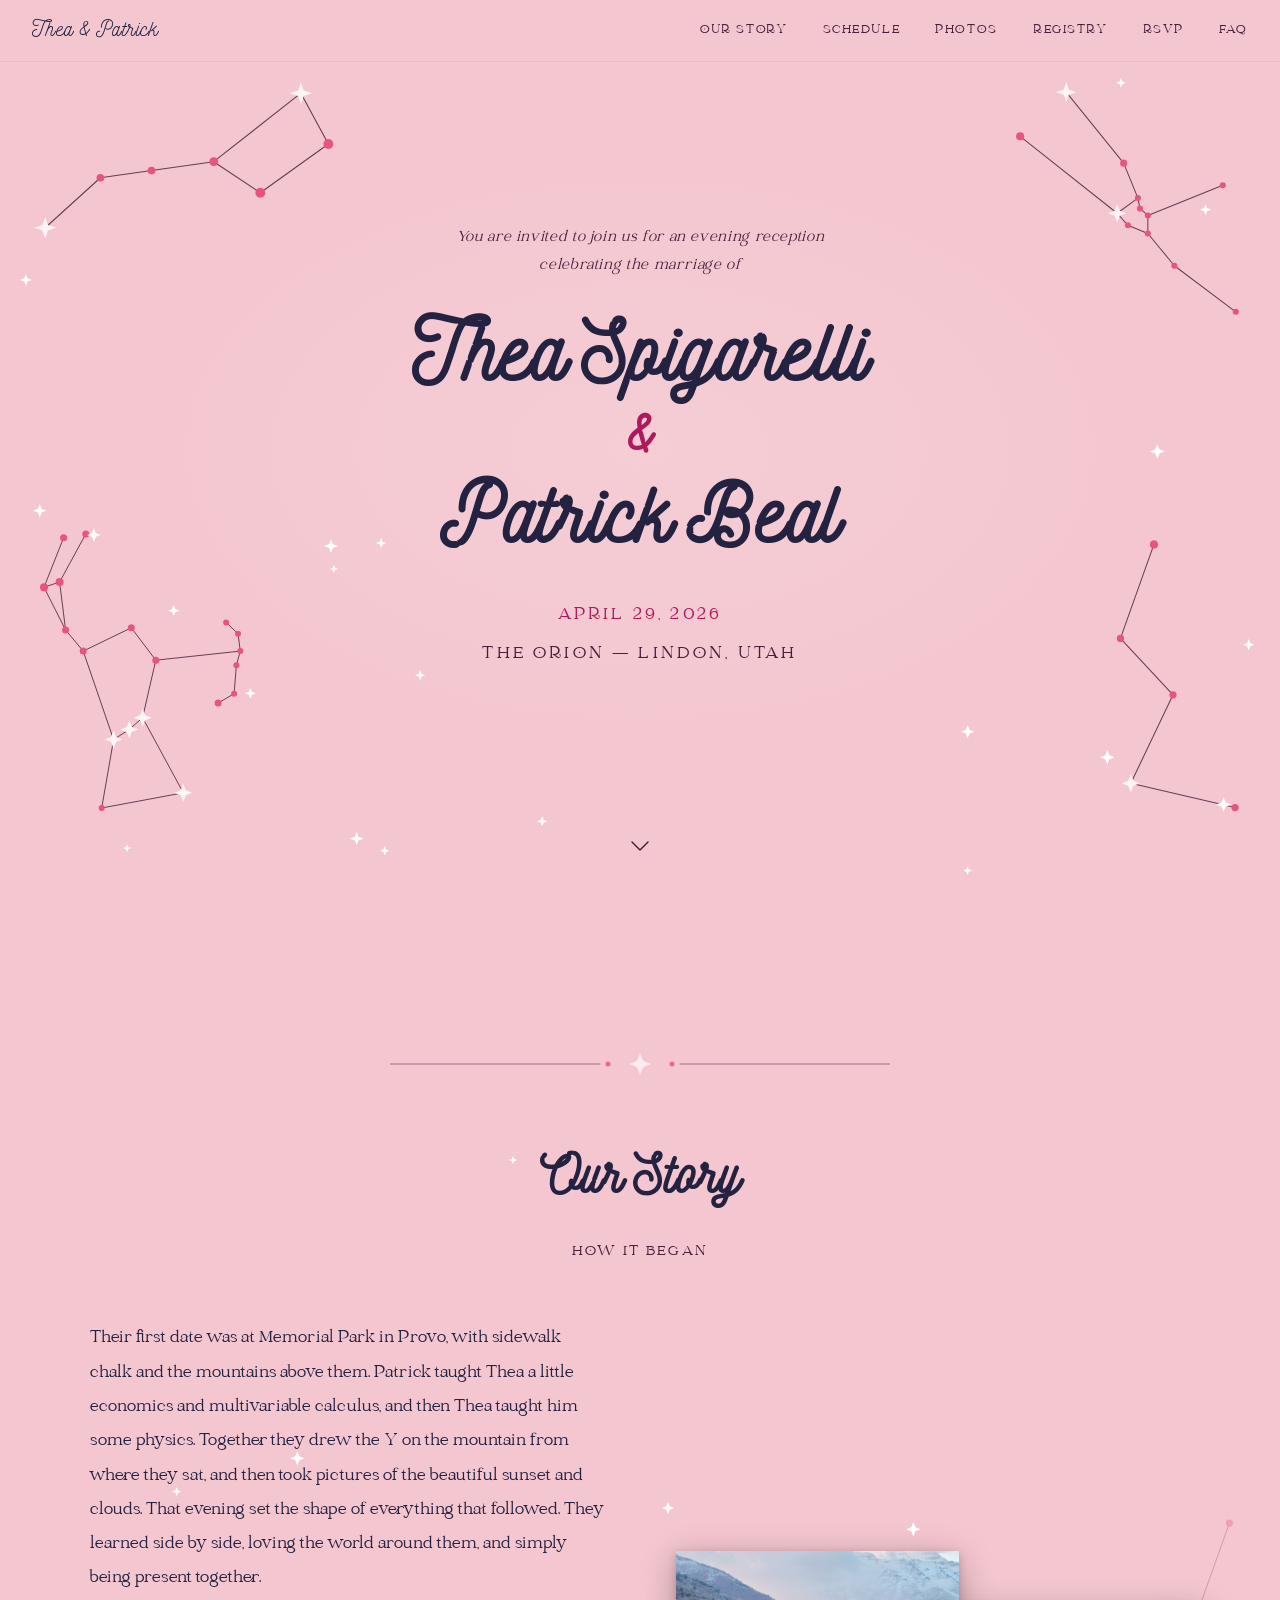
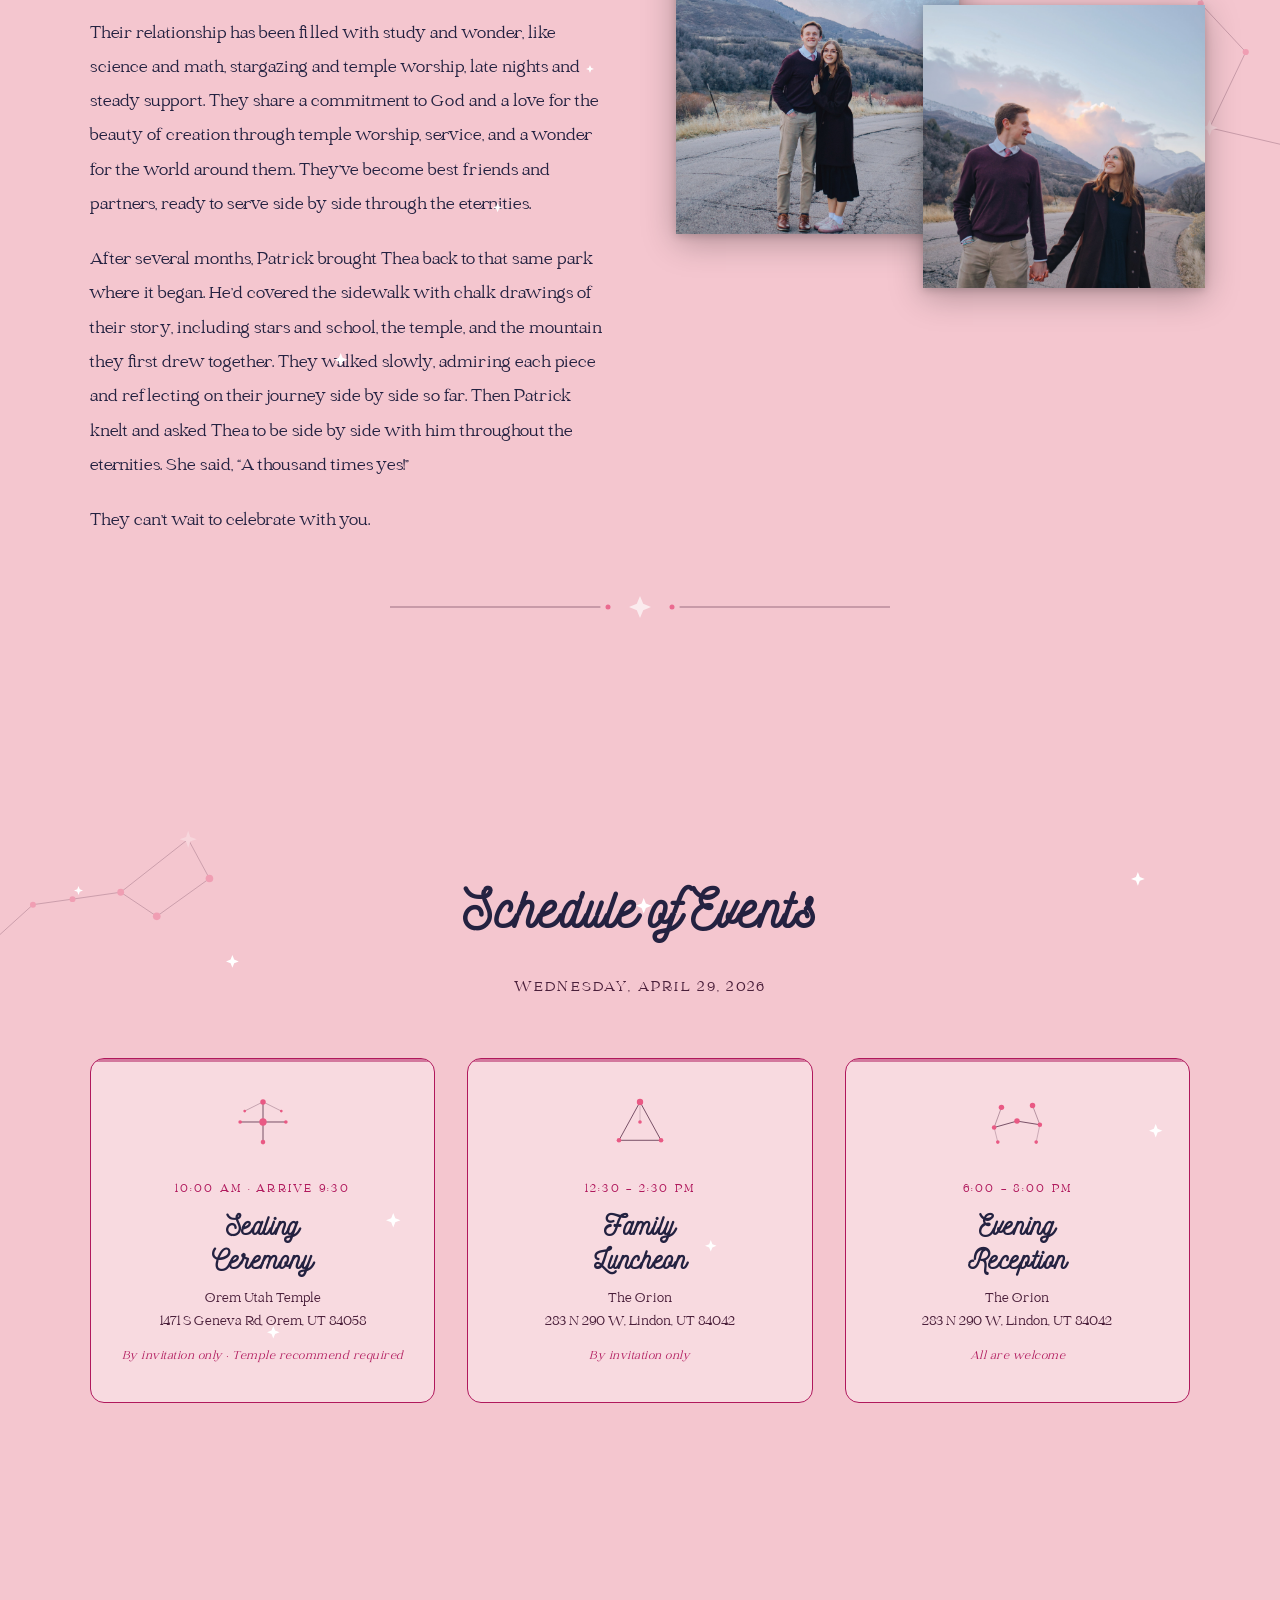
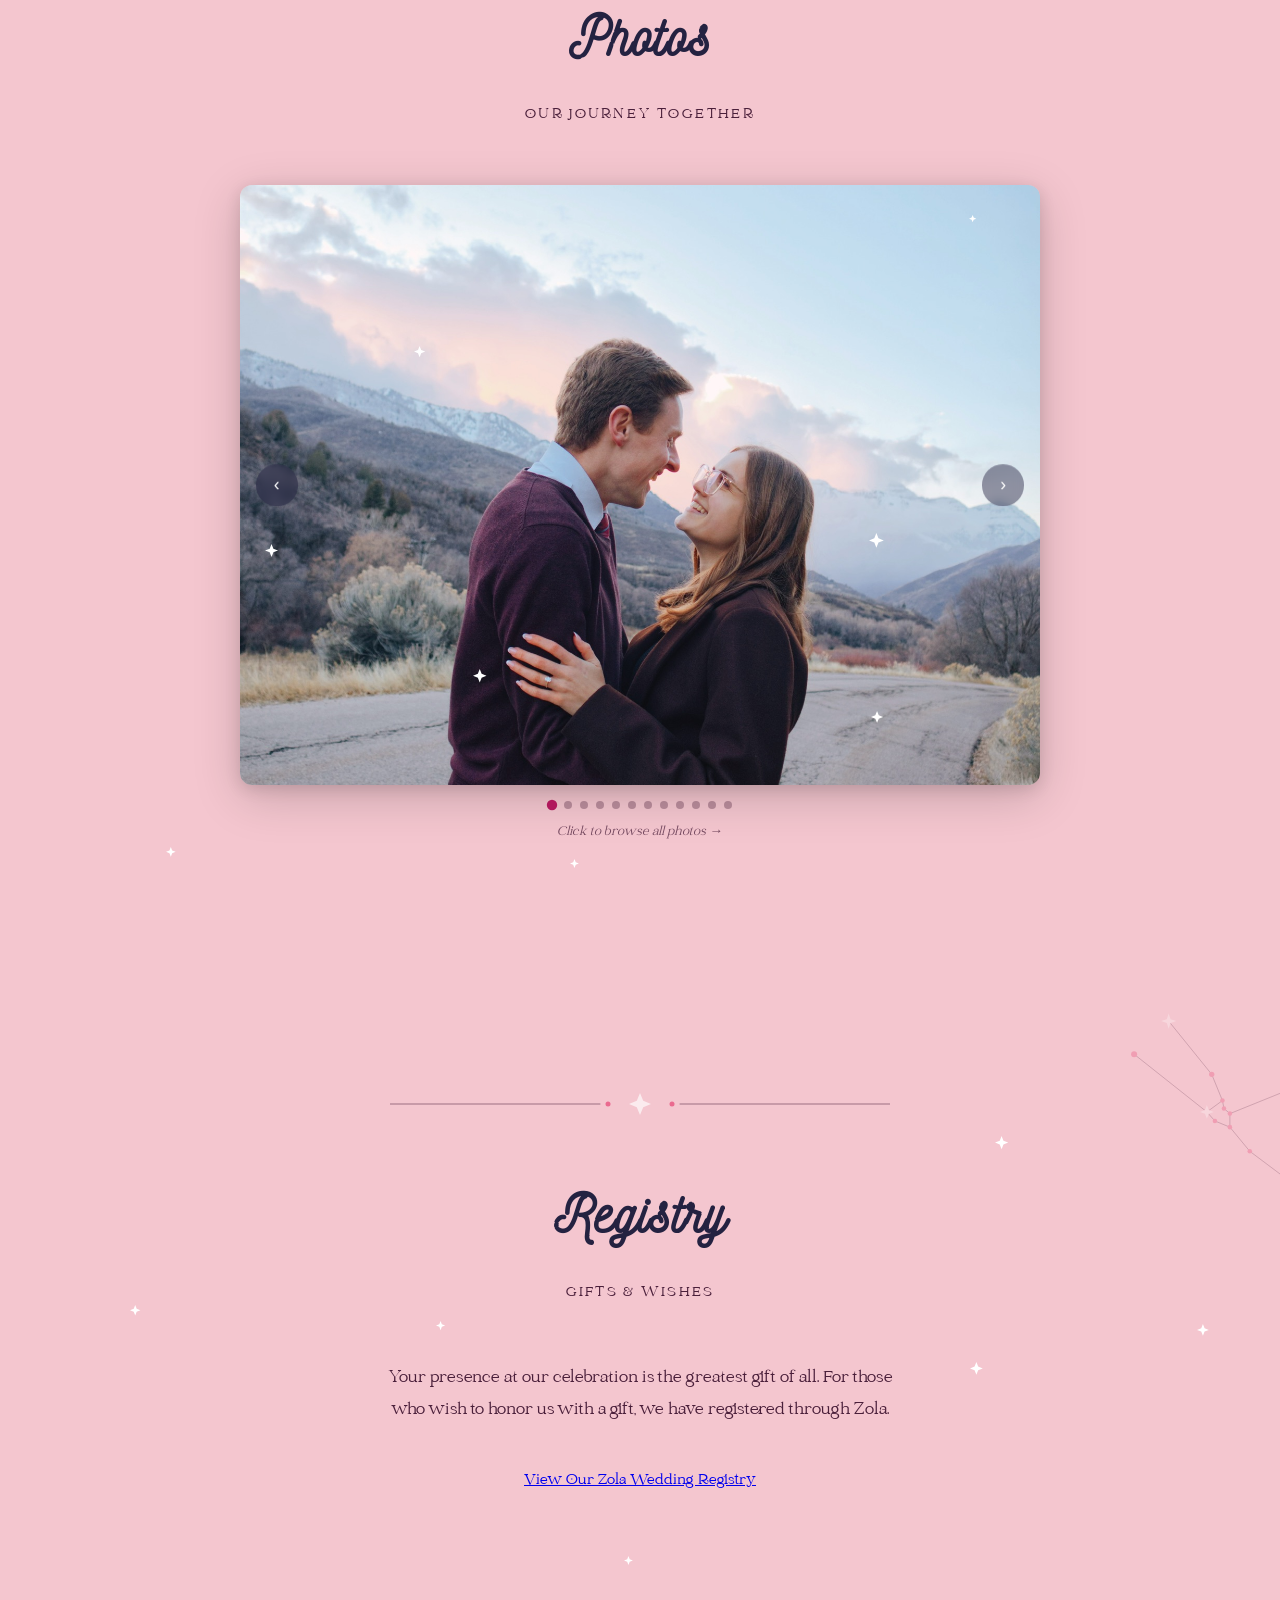
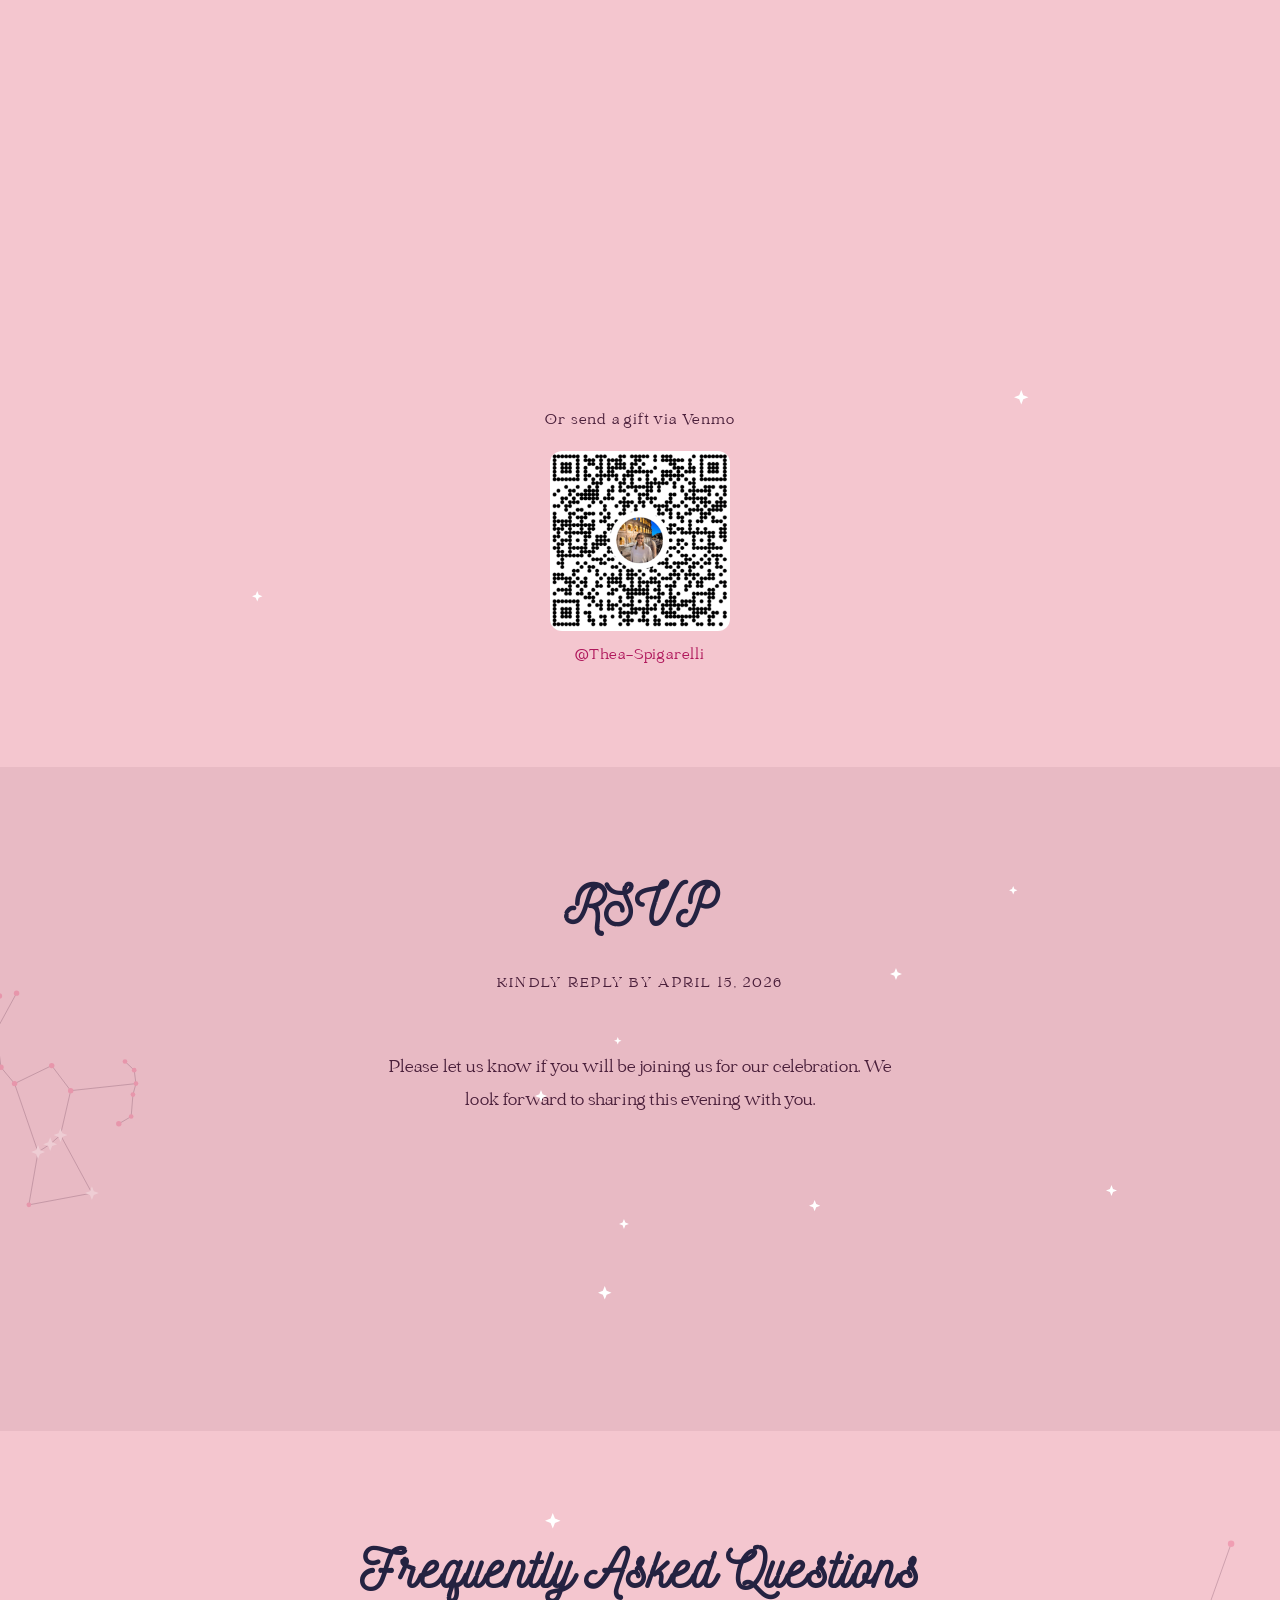
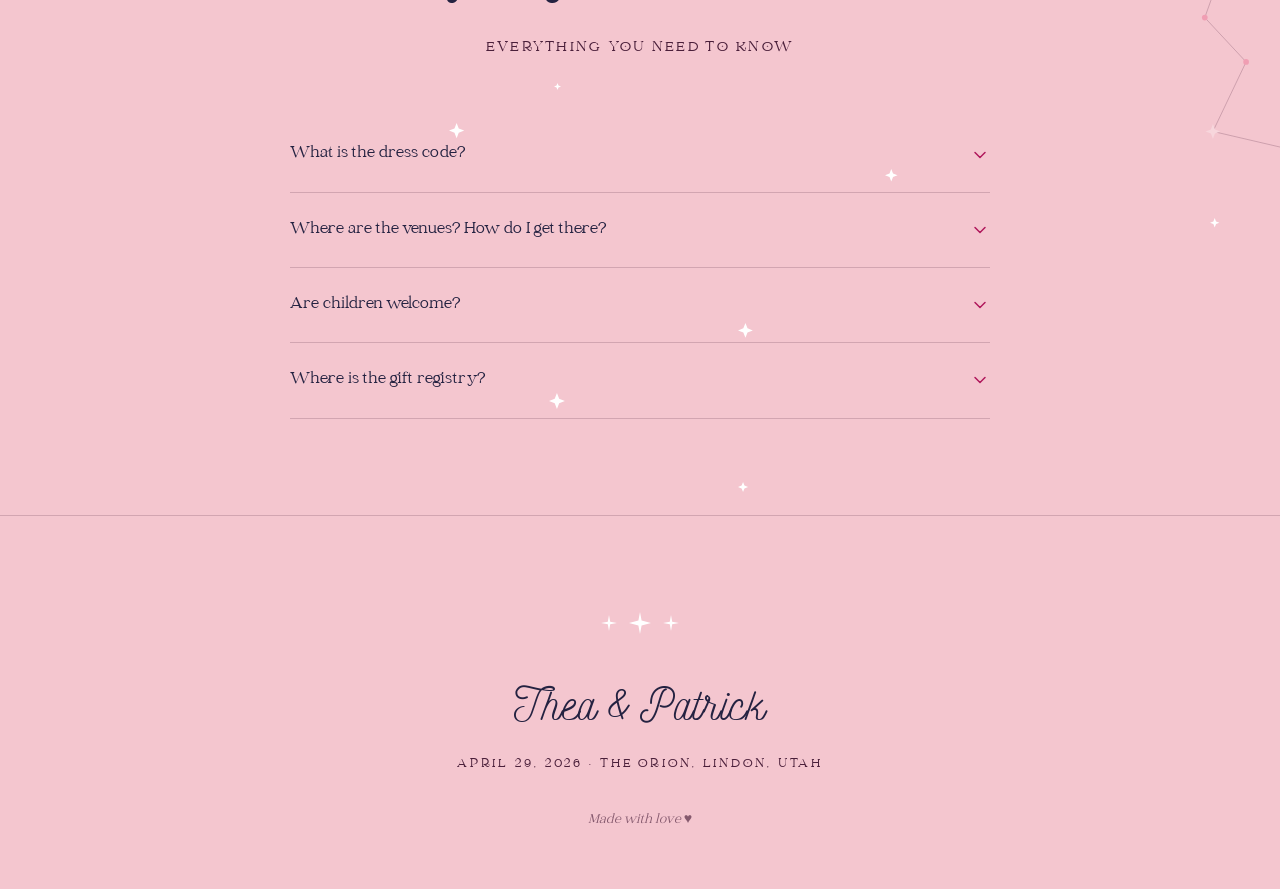
<file: index.html>
<!DOCTYPE html>
<html lang="en">
<head>
  <meta charset="UTF-8" />
  <meta name="viewport" content="width=device-width, initial-scale=1.0" />
  <meta name="color-scheme" content="light dark" />
  <title>Thea &amp; Patrick — April 29, 2026</title>
  <meta name="description" content="Join us for our wedding celebration — Thea Spigarelli &amp; Patrick Beal, April 29, 2026 at The Orion, Lindon, Utah." />
  <link rel="icon" href="https://jpatrickb.github.io/patea-wedding/favicon.svg?v=2" type="image/svg+xml" />
  <link rel="preconnect" href="https://fonts.googleapis.com" />
  <link rel="preconnect" href="https://fonts.gstatic.com" crossorigin />
  <link href="https://fonts.googleapis.com/css2?family=Dancing+Script:wght@400;600;700&family=Cormorant+Garamond:ital,wght@0,300;0,400;0,500;0,600;1,300;1,400&display=swap" rel="stylesheet" />
  <link rel="stylesheet" href="styles.css" />
</head>
<body>

  <!-- ============================================================
       NAVIGATION
  ============================================================ -->
  <nav aria-label="Main navigation">
    <a href="#hero" class="nav-brand">Thea &amp; Patrick</a>

    <ul class="nav-links" id="nav-links" role="list">
      <li><a href="#story">Our Story</a></li>
      <li><a href="#schedule">Schedule</a></li>
      <li><a href="#photos">Photos</a></li>
      <li><a href="#registry">Registry</a></li>
      <li><a href="#rsvp">RSVP</a></li>
      <li><a href="#faq">FAQ</a></li>
    </ul>

    <button class="nav-hamburger" id="hamburger" aria-expanded="false" aria-controls="nav-links" aria-label="Toggle navigation">
      <span></span>
      <span></span>
      <span></span>
    </button>
  </nav>


  <!-- ============================================================
       HERO
  ============================================================ -->
  <section id="hero" aria-label="Welcome">

    <!-- Corner constellations — exact shapes from invitation -->

    <!-- TOP-LEFT: Big Dipper (Ursa Major)
         Cup = quadrilateral [0→1→2→3→0], handle = [3→4→5→6]
         Stars 0 & 6 are sparkles. Natural size ~258×123 units. -->
    <svg class="hero-corner top-left constellation-svg constellation-draw"
         width="310" viewBox="-12 -12 282 148"
         fill="none" overflow="visible"
         xmlns="http://www.w3.org/2000/svg" aria-hidden="true">
      <!-- Cup -->
      <line x1="232.6" y1="0"    x2="257.6" y2="46.2" />
      <line x1="257.6" y1="46.2" x2="195.7" y2="90.6" />
      <line x1="195.7" y1="90.6" x2="153.3" y2="62.3" />
      <line x1="153.3" y1="62.3" x2="232.6" y2="0"    />
      <!-- Handle -->
      <line x1="153.3" y1="62.3" x2="96.7"  y2="70.4" />
      <line x1="96.7"  y1="70.4" x2="50.2"  y2="76.9" />
      <line x1="50.2"  y1="76.9" x2="0"     y2="122.4"/>
      <!-- Dot stars -->
      <circle cx="257.6" cy="46.2"  r="4.5" />
      <circle cx="195.7" cy="90.6"  r="4.5" />
      <circle cx="153.3" cy="62.3"  r="4"   />
      <circle cx="96.7"  cy="70.4"  r="3.5" />
      <circle cx="50.2"  cy="76.9"  r="3.5" />
      <!-- Sparkle at cup-top (0): cx=232.6 cy=0, R=10 r=2.5 -->
      <path class="star-point" d="M232.6,-10 L235.1,-2.5 L242.6,0 L235.1,2.5 L232.6,10 L230.1,2.5 L222.6,0 L230.1,-2.5 Z"/>
      <!-- Sparkle at handle-end (6): cx=0 cy=122.4, R=10 r=2.5 -->
      <path class="star-point" d="M0,112.4 L2.5,119.9 L10,122.4 L2.5,124.9 L0,132.4 L-2.5,124.9 L-10,122.4 L-2.5,119.9 Z"/>
    </svg>

    <!-- TOP-RIGHT: Scorpius
         Long arm [0→2], left arm [1→6], right claw [3→7],
         head cluster [4-9], tail [9→10→11].
         Stars 0 & 6 are sparkles. Natural size ~213×217 units. -->
    <svg class="hero-corner top-right constellation-svg constellation-draw"
         width="240" viewBox="-12 -12 237 242"
         fill="none" overflow="visible"
         xmlns="http://www.w3.org/2000/svg" aria-hidden="true">
      <!-- Coordinates: subtract bounding min (510, 40.7) from abs values -->
      <!-- 0:(45.5,0)  1:(0,43.6)  2:(102.2,70.1)  3:(200.1,91.9)
           4:(116.3,104.6)  5:(118.3,115.0)  6:(95.8,119.6)  7:(126.1,121.8)
           8:(106.4,131.5)  9:(126.1,139.6)  10:(152.3,171.4)  11:(212.9,216.9) -->
      <line x1="45.5"  y1="0"     x2="102.2" y2="70.1"  />
      <line x1="0"     y1="43.6"  x2="95.8"  y2="119.6" />
      <line x1="102.2" y1="70.1"  x2="116.3" y2="104.6" />
      <line x1="200.1" y1="91.9"  x2="126.1" y2="121.8" />
      <line x1="116.3" y1="104.6" x2="118.3" y2="115.0" />
      <line x1="116.3" y1="104.6" x2="95.8"  y2="119.6" />
      <line x1="118.3" y1="115.0" x2="126.1" y2="121.8" />
      <line x1="95.8"  y1="119.6" x2="106.4" y2="131.5" />
      <line x1="126.1" y1="121.8" x2="126.1" y2="139.6" />
      <line x1="106.4" y1="131.5" x2="126.1" y2="139.6" />
      <line x1="126.1" y1="139.6" x2="152.3" y2="171.4" />
      <line x1="152.3" y1="171.4" x2="212.9" y2="216.9" />
      <!-- Dot stars -->
      <circle cx="0"     cy="43.6"  r="4"   />
      <circle cx="102.2" cy="70.1"  r="3.5" />
      <circle cx="200.1" cy="91.9"  r="3"   />
      <circle cx="116.3" cy="104.6" r="3"   />
      <circle cx="118.3" cy="115.0" r="3"   />
      <circle cx="126.1" cy="121.8" r="3"   />
      <circle cx="106.4" cy="131.5" r="3"   />
      <circle cx="126.1" cy="139.6" r="3"   />
      <circle cx="152.3" cy="171.4" r="3"   />
      <circle cx="212.9" cy="216.9" r="3"   />
      <!-- Sparkle 0 at (45.5, 0): R=10 r=2.5 -->
      <path class="star-point" d="M45.5,-10 L48,-2.5 L55.5,0 L48,2.5 L45.5,10 L43,2.5 L35.5,0 L43,-2.5 Z"/>
      <!-- Sparkle 6 at (95.8, 119.6): R=9 r=2.5 -->
      <path class="star-point" d="M95.8,110.6 L98.3,117.1 L104.8,119.6 L98.3,122.1 L95.8,128.6 L93.3,122.1 L86.8,119.6 L93.3,117.1 Z"/>
    </svg>

    <!-- BOTTOM-LEFT: Orion
         19 stars, 21 lines. Belt stars (14,15,16) + sword (17) are sparkles.
         Natural size ~196×274 units. -->
    <svg class="hero-corner bottom-left constellation-svg constellation-draw"
         width="220" viewBox="-12 -12 220 298"
         fill="none" overflow="visible"
         xmlns="http://www.w3.org/2000/svg" aria-hidden="true">
      <!-- Coordinates: subtract bounding min (26.2, 558.7) -->
      <!-- 0:(41.8,0)  1:(19.6,3.8)  2:(15.6,48.0)  3:(0,53.3)
           4:(182.1,88.4)  5:(87.3,93.8)  6:(21.6,96.0)  7:(194.0,99.7)
           8:(39.2,117.1)  9:(196.3,117.1)  10:(111.8,126.2)  11:(192.4,131.3)
           12:(190.1,159.7)  13:(174.1,169.1)  14:(98.6,183.7)  15:(85.3,195.4)
           16:(69.6,205.6)  17:(139.3,258.8)  18:(57.7,274.0) -->
      <line x1="41.8"  y1="0"     x2="15.6"  y2="48.0"  />
      <line x1="19.6"  y1="3.8"   x2="0"     y2="53.3"  />
      <line x1="15.6"  y1="48.0"  x2="0"     y2="53.3"  />
      <line x1="15.6"  y1="48.0"  x2="21.6"  y2="96.0"  />
      <line x1="0"     y1="53.3"  x2="21.6"  y2="96.0"  />
      <line x1="182.1" y1="88.4"  x2="194.0" y2="99.7"  />
      <line x1="87.3"  y1="93.8"  x2="39.2"  y2="117.1" />
      <line x1="87.3"  y1="93.8"  x2="111.8" y2="126.2" />
      <line x1="21.6"  y1="96.0"  x2="39.2"  y2="117.1" />
      <line x1="194.0" y1="99.7"  x2="196.3" y2="117.1" />
      <line x1="39.2"  y1="117.1" x2="69.6"  y2="205.6" />
      <line x1="196.3" y1="117.1" x2="111.8" y2="126.2" />
      <line x1="196.3" y1="117.1" x2="192.4" y2="131.3" />
      <line x1="111.8" y1="126.2" x2="98.6"  y2="183.7" />
      <line x1="192.4" y1="131.3" x2="190.1" y2="159.7" />
      <line x1="190.1" y1="159.7" x2="174.1" y2="169.1" />
      <line x1="98.6"  y1="183.7" x2="85.3"  y2="195.4" />
      <line x1="98.6"  y1="183.7" x2="139.3" y2="258.8" />
      <line x1="85.3"  y1="195.4" x2="69.6"  y2="205.6" />
      <line x1="69.6"  y1="205.6" x2="57.7"  y2="274.0" />
      <line x1="139.3" y1="258.8" x2="57.7"  y2="274.0" />
      <!-- Dot stars -->
      <circle cx="41.8"  cy="0"     r="3.5" />
      <circle cx="19.6"  cy="3.8"   r="3.5" />
      <circle cx="15.6"  cy="48.0"  r="4"   />
      <circle cx="0"     cy="53.3"  r="4"   />
      <circle cx="182.1" cy="88.4"  r="3"   />
      <circle cx="87.3"  cy="93.8"  r="3.5" />
      <circle cx="21.6"  cy="96.0"  r="3.5" />
      <circle cx="194.0" cy="99.7"  r="3"   />
      <circle cx="39.2"  cy="117.1" r="3.5" />
      <circle cx="196.3" cy="117.1" r="3"   />
      <circle cx="111.8" cy="126.2" r="3.5" />
      <circle cx="192.4" cy="131.3" r="3"   />
      <circle cx="190.1" cy="159.7" r="3"   />
      <circle cx="174.1" cy="169.1" r="3.5" />
      <circle cx="57.7"  cy="274.0" r="3"   />
      <!-- Belt sparkles (14, 15, 16) and sword sparkle (17) -->
      <path class="star-point" d="M98.6,174.7  L101.1,181.2 L107.6,183.7 L101.1,186.2 L98.6,192.7  L96.1,186.2 L89.6,183.7  L96.1,181.2  Z"/>
      <path class="star-point" d="M85.3,186.4  L87.8,192.9 L94.3,195.4  L87.8,197.9 L85.3,204.4  L82.8,197.9 L76.3,195.4  L82.8,192.9  Z"/>
      <path class="star-point" d="M69.6,196.6  L72.1,203.1 L78.6,205.6  L72.1,208.1 L69.6,214.6  L67.1,208.1 L60.6,205.6  L67.1,203.1  Z"/>
      <path class="star-point" d="M139.3,249.8 L141.8,256.3 L148.3,258.8 L141.8,261.3 L139.3,267.8 L136.8,261.3 L130.3,258.8 L136.8,256.3 Z"/>
    </svg>

    <!-- BOTTOM-RIGHT: Cassiopeia (simple 5-star zigzag chain)
         Stars 0→1→2→3→4. Star 3 is a sparkle.
         Natural size ~110×254 units. -->
    <svg class="hero-corner bottom-right constellation-svg constellation-draw"
         width="140" viewBox="-12 -12 135 278"
         fill="none" overflow="visible"
         xmlns="http://www.w3.org/2000/svg" aria-hidden="true">
      <!-- Coordinates: subtract bounding min (579.9, 480.3) -->
      <!-- 0:(32.3,0)  1:(0,90.6)  2:(50.7,145.0)  3:(10.0,230.3)  4:(110.5,253.7) -->
      <line x1="32.3" y1="0"     x2="0"     y2="90.6"  />
      <line x1="0"    y1="90.6"  x2="50.7"  y2="145.0" />
      <line x1="50.7" y1="145.0" x2="10.0"  y2="230.3" />
      <line x1="10.0" y1="230.3" x2="110.5" y2="253.7" />
      <!-- Dot stars -->
      <circle cx="32.3"  cy="0"     r="4"   />
      <circle cx="0"     cy="90.6"  r="3.5" />
      <circle cx="50.7"  cy="145.0" r="3.5" />
      <circle cx="110.5" cy="253.7" r="3.5" />
      <!-- Sparkle at (3): cx=10.0 cy=230.3, R=9 r=2.5 -->
      <path class="star-point" d="M10,221.3 L12.5,227.8 L19,230.3 L12.5,232.8 L10,239.3 L7.5,232.8 L1,230.3 L7.5,227.8 Z"/>
    </svg>

    <!-- Central content -->
    <div class="hero-content">
      <p class="hero-eyebrow">
        You are invited to join us for an evening reception<br />
        celebrating the marriage of
      </p>

      <h1 class="hero-names">
        Thea Spigarelli
        <span class="hero-ampersand">&amp;</span>
        Patrick Beal
      </h1>

      <p class="hero-details">
        <span class="hero-date">April 29, 2026</span>
        <span class="hero-venue">The Orion &mdash; Lindon, Utah</span>
      </p>
    </div>

    <!-- Scroll caret -->
    <a href="#story" class="scroll-caret" aria-label="Scroll to Our Story">
      <svg width="28" height="28" viewBox="0 0 28 28" fill="none" xmlns="http://www.w3.org/2000/svg" aria-hidden="true">
        <path d="M6 10 L14 18 L22 10" stroke="currentColor" stroke-width="1.5" stroke-linecap="round" stroke-linejoin="round"/>
      </svg>
    </a>
  </section>


  <!-- ============================================================
       OUR STORY
  ============================================================ -->
  <section id="story" aria-labelledby="story-title">
    <!-- Cassiopeia — right edge, vertically centered -->
    <svg class="section-deco constellation-svg constellation-draw"
         style="right:-30px; top:50%; transform:translateY(-50%)"
         width="120" viewBox="-12 -12 135 278"
         fill="none" overflow="visible"
         xmlns="http://www.w3.org/2000/svg" aria-hidden="true">
      <line x1="32.3" y1="0"     x2="0"     y2="90.6"  />
      <line x1="0"    y1="90.6"  x2="50.7"  y2="145.0" />
      <line x1="50.7" y1="145.0" x2="10.0"  y2="230.3" />
      <line x1="10.0" y1="230.3" x2="110.5" y2="253.7" />
      <circle cx="32.3"  cy="0"     r="4"   />
      <circle cx="0"     cy="90.6"  r="3.5" />
      <circle cx="50.7"  cy="145.0" r="3.5" />
      <circle cx="110.5" cy="253.7" r="3.5" />
      <path class="star-point" d="M10,221.3 L12.5,227.8 L19,230.3 L12.5,232.8 L10,239.3 L7.5,232.8 L1,230.3 L7.5,227.8 Z"/>
    </svg>
    <div class="section-inner">

      <!-- Top divider -->
      <div class="constellation-divider" aria-hidden="true">
        <svg class="constellation-svg constellation-draw" viewBox="0 0 500 40" width="500" height="40" preserveAspectRatio="xMidYMid meet" fill="none" xmlns="http://www.w3.org/2000/svg">
          <line x1="0"   y1="20" x2="210" y2="20" stroke-width="0.8" />
          <circle cx="218" cy="20" r="2.5" />
          <path class="star-point" d="M250,9 L253.2,16.8 L261,20 L253.2,23.2 L250,31 L246.8,23.2 L239,20 L246.8,16.8 Z" />
          <circle cx="282" cy="20" r="2.5" />
          <line x1="290" y1="20" x2="500" y2="20" stroke-width="0.8" />
        </svg>
      </div>

      <h2 id="story-title" class="section-title">Our Story</h2>
      <p class="section-subtitle">How it began</p>

      <div class="story-grid">
        <div class="story-text">
          <p>
            Their first date was at Memorial Park in Provo, with sidewalk chalk and the
            mountains above them. Patrick taught Thea a little economics and multivariable
            calculus, and then Thea taught him some physics. Together they drew the 
            Y on the mountain from where they sat, and then took pictures of the 
            beautiful sunset and clouds. That evening set the shape of everything that 
            followed. They learned side by side, loving the world around them, and simply
            being present together.
          </p>
          <p>
            Their relationship has been filled with study and wonder, like science and math,
            stargazing and temple worship, late nights and steady support. They share a
            commitment to God and a love for the beauty of creation through temple worship, 
            service, and a wonder for the world around them. They’ve become best friends 
            and partners, ready to serve side by side through the eternities.
          </p>
          <p>
            After several months, Patrick brought Thea back to that same park where it 
            began. He’d covered the sidewalk with chalk drawings of their story, including stars and school, the 
            temple, and the mountain they first drew together. They walked slowly, admiring 
            each piece and reflecting on their journey side by side so far. Then Patrick 
            knelt and asked Thea to be side by side with him throughout the eternities. 
            She said, “A thousand times yes!”
          </p>
          <p>
            They can’t wait to celebrate with you.
          </p>
        </div>

        <div class="story-image">
          <div class="photo-duo" aria-label="Photos of the couple">
            <img class="photo-duo__img photo-duo__img--back" src="assets/images/1.jpg" alt="Photo of the couple">
            <img class="photo-duo__img photo-duo__img--front" src="assets/images/2.jpg" alt="Photo of the couple">
          </div>
        </div>
      </div>

      <!-- Bottom divider -->
      <div class="constellation-divider" aria-hidden="true">
        <svg class="constellation-svg constellation-draw" viewBox="0 0 500 40" width="500" height="40" preserveAspectRatio="xMidYMid meet" fill="none" xmlns="http://www.w3.org/2000/svg">
          <line x1="0"   y1="20" x2="210" y2="20" stroke-width="0.8" />
          <circle cx="218" cy="20" r="2.5" />
          <path class="star-point" d="M250,9 L253.2,16.8 L261,20 L253.2,23.2 L250,31 L246.8,23.2 L239,20 L246.8,16.8 Z" />
          <circle cx="282" cy="20" r="2.5" />
          <line x1="290" y1="20" x2="500" y2="20" stroke-width="0.8" />
        </svg>
      </div>

    </div>
  </section>


  <!-- ============================================================
       SCHEDULE OF EVENTS
  ============================================================ -->
  <section id="schedule" aria-labelledby="schedule-title">
    <!-- Big Dipper — left edge, upper area -->
    <svg class="section-deco constellation-svg constellation-draw"
         style="left:-20px; top:8%"
         width="240" viewBox="-12 -12 282 148"
         fill="none" overflow="visible"
         xmlns="http://www.w3.org/2000/svg" aria-hidden="true">
      <line x1="232.6" y1="0"    x2="257.6" y2="46.2" />
      <line x1="257.6" y1="46.2" x2="195.7" y2="90.6" />
      <line x1="195.7" y1="90.6" x2="153.3" y2="62.3" />
      <line x1="153.3" y1="62.3" x2="232.6" y2="0"    />
      <line x1="153.3" y1="62.3" x2="96.7"  y2="70.4" />
      <line x1="96.7"  y1="70.4" x2="50.2"  y2="76.9" />
      <line x1="50.2"  y1="76.9" x2="0"     y2="122.4"/>
      <circle cx="257.6" cy="46.2"  r="4.5" />
      <circle cx="195.7" cy="90.6"  r="4.5" />
      <circle cx="153.3" cy="62.3"  r="4"   />
      <circle cx="96.7"  cy="70.4"  r="3.5" />
      <circle cx="50.2"  cy="76.9"  r="3.5" />
      <path class="star-point" d="M232.6,-10 L235.1,-2.5 L242.6,0 L235.1,2.5 L232.6,10 L230.1,2.5 L222.6,0 L230.1,-2.5 Z"/>
      <path class="star-point" d="M0,112.4 L2.5,119.9 L10,122.4 L2.5,124.9 L0,132.4 L-2.5,124.9 L-10,122.4 L-2.5,119.9 Z"/>
    </svg>
    <div class="section-inner">

      <h2 id="schedule-title" class="section-title">Schedule of Events</h2>
      <p class="section-subtitle">Wednesday, April 29, 2026</p>

      <div class="timeline" role="list">

        <!-- Card 1: Sealing -->
        <article class="event-card" role="listitem">
          <div class="card-icon" aria-hidden="true">
            <svg class="constellation-svg" width="64" height="56" viewBox="0 0 70 60" fill="none" xmlns="http://www.w3.org/2000/svg">
              <line x1="35" y1="8"  x2="35" y2="52" />
              <line x1="10" y1="30" x2="60" y2="30" />
              <line x1="35" y1="8"  x2="55" y2="18" stroke-width="0.8" opacity="0.5" />
              <line x1="35" y1="8"  x2="15" y2="18" stroke-width="0.8" opacity="0.5" />
              <circle cx="35" cy="8"  r="3"   />
              <circle cx="35" cy="30" r="4"   />
              <circle cx="35" cy="52" r="2.5" />
              <circle cx="10" cy="30" r="2"   />
              <circle cx="60" cy="30" r="2"   />
              <circle cx="55" cy="18" r="1.5" />
              <circle cx="15" cy="18" r="1.5" />
            </svg>
          </div>
          <p class="event-time">10:00 AM · Arrive 9:30</p>
          <h3 class="event-name">Sealing<br />Ceremony</h3>
          <p class="event-venue">Orem Utah Temple<br />1471 S Geneva Rd, Orem, UT 84058</p>
          <span class="event-note">By invitation only · Temple recommend required</span>
        </article>

        <!-- Card 2: Luncheon -->
        <article class="event-card" role="listitem">
          <div class="card-icon" aria-hidden="true">
            <svg class="constellation-svg" width="64" height="56" viewBox="0 0 70 60" fill="none" xmlns="http://www.w3.org/2000/svg">
              <line x1="35" y1="8"  x2="12" y2="50" />
              <line x1="35" y1="8"  x2="58" y2="50" />
              <line x1="12" y1="50" x2="58" y2="50" />
              <line x1="35" y1="8"  x2="35" y2="30" stroke-width="0.7" opacity="0.4" />
              <circle cx="35" cy="8"  r="3.5" />
              <circle cx="12" cy="50" r="2.5" />
              <circle cx="58" cy="50" r="2.5" />
              <circle cx="35" cy="30" r="2"   />
            </svg>
          </div>
          <p class="event-time">12:30 – 2:30 PM</p>
          <h3 class="event-name">Family<br />Luncheon</h3>
          <p class="event-venue">The Orion<br />283 N 290 W, Lindon, UT 84042</p>
          <span class="event-note">By invitation only</span>
        </article>

        <!-- Card 3: Reception -->
        <article class="event-card" role="listitem">
          <div class="card-icon" aria-hidden="true">
            <!-- Orion constellation icon -->
            <svg class="constellation-svg" width="64" height="56" viewBox="0 0 70 60" fill="none" xmlns="http://www.w3.org/2000/svg">
              <line x1="10"  y1="36" x2="35"  y2="29" />
              <line x1="35"  y1="29" x2="60"  y2="33" />
              <line x1="10"  y1="36" x2="18"  y2="14" stroke-width="0.8" opacity="0.65" />
              <line x1="60"  y1="33" x2="52"  y2="12" stroke-width="0.8" opacity="0.65" />
              <line x1="10"  y1="36" x2="14"  y2="52" stroke-width="0.7" opacity="0.5" />
              <line x1="60"  y1="33" x2="56"  y2="52" stroke-width="0.7" opacity="0.5" />
              <circle cx="10"  cy="36" r="2.5" />
              <circle cx="35"  cy="29" r="3"   />
              <circle cx="60"  cy="33" r="2.5" />
              <circle cx="18"  cy="14" r="3"   />
              <circle cx="52"  cy="12" r="3"   />
              <circle cx="14"  cy="52" r="2"   />
              <circle cx="56"  cy="52" r="2"   />
            </svg>
          </div>
          <p class="event-time">6:00 – 8:00 PM</p>
          <h3 class="event-name">Evening<br />Reception</h3>
          <p class="event-venue">The Orion<br />283 N 290 W, Lindon, UT 84042</p>
          <span class="event-note">All are welcome</span>
        </article>

      </div><!-- /.timeline -->

    </div>
  </section>


  <!-- ============================================================
       PHOTOS / CAROUSEL
  ============================================================ -->
  <section id="photos" aria-labelledby="photos-title">
    <div class="section-inner">
      <h2 id="photos-title" class="section-title">Photos</h2>
      <p class="section-subtitle">Our journey together</p>
      <div class="carousel" role="region" aria-label="Photo carousel" id="carousel">
        <!-- images injected by JS -->
      </div>
      <p class="carousel-hint">Click to browse all photos &rarr;</p>
    </div>
  </section>


  <!-- ============================================================
       REGISTRY
  ============================================================ -->
  <section id="registry" aria-labelledby="registry-title">
    <!-- Scorpius — right edge -->
    <svg class="section-deco constellation-svg constellation-draw"
         style="right:-25px; top:5%"
         width="180" viewBox="-12 -12 237 242"
         fill="none" overflow="visible"
         xmlns="http://www.w3.org/2000/svg" aria-hidden="true">
      <line x1="45.5"  y1="0"     x2="102.2" y2="70.1"  />
      <line x1="0"     y1="43.6"  x2="95.8"  y2="119.6" />
      <line x1="102.2" y1="70.1"  x2="116.3" y2="104.6" />
      <line x1="200.1" y1="91.9"  x2="126.1" y2="121.8" />
      <line x1="116.3" y1="104.6" x2="118.3" y2="115.0" />
      <line x1="116.3" y1="104.6" x2="95.8"  y2="119.6" />
      <line x1="118.3" y1="115.0" x2="126.1" y2="121.8" />
      <line x1="95.8"  y1="119.6" x2="106.4" y2="131.5" />
      <line x1="126.1" y1="121.8" x2="126.1" y2="139.6" />
      <line x1="106.4" y1="131.5" x2="126.1" y2="139.6" />
      <line x1="126.1" y1="139.6" x2="152.3" y2="171.4" />
      <line x1="152.3" y1="171.4" x2="212.9" y2="216.9" />
      <circle cx="0"     cy="43.6"  r="4"   />
      <circle cx="102.2" cy="70.1"  r="3.5" />
      <circle cx="200.1" cy="91.9"  r="3"   />
      <circle cx="116.3" cy="104.6" r="3"   />
      <circle cx="118.3" cy="115.0" r="3"   />
      <circle cx="126.1" cy="121.8" r="3"   />
      <circle cx="106.4" cy="131.5" r="3"   />
      <circle cx="126.1" cy="139.6" r="3"   />
      <circle cx="152.3" cy="171.4" r="3"   />
      <circle cx="212.9" cy="216.9" r="3"   />
      <path class="star-point" d="M45.5,-10 L48,-2.5 L55.5,0 L48,2.5 L45.5,10 L43,2.5 L35.5,0 L43,-2.5 Z"/>
      <path class="star-point" d="M95.8,110.6 L98.3,117.1 L104.8,119.6 L98.3,122.1 L95.8,128.6 L93.3,122.1 L86.8,119.6 L93.3,117.1 Z"/>
    </svg>
    <div class="section-inner">

      <!-- Top divider -->
      <div class="constellation-divider" aria-hidden="true">
        <svg class="constellation-svg constellation-draw" viewBox="0 0 500 40" width="500" height="40" preserveAspectRatio="xMidYMid meet" fill="none" xmlns="http://www.w3.org/2000/svg">
          <line x1="0"   y1="20" x2="210" y2="20" stroke-width="0.8" />
          <circle cx="218" cy="20" r="2.5" />
          <path class="star-point" d="M250,9 L253.2,16.8 L261,20 L253.2,23.2 L250,31 L246.8,23.2 L239,20 L246.8,16.8 Z" />
          <circle cx="282" cy="20" r="2.5" />
          <line x1="290" y1="20" x2="500" y2="20" stroke-width="0.8" />
        </svg>
      </div>

      <h2 id="registry-title" class="section-title">Registry</h2>
      <p class="section-subtitle">Gifts &amp; Wishes</p>

      <p class="registry-intro">
        Your presence at our celebration is the greatest gift of all. For those who wish to
        honor us with a gift, we have registered through Zola.
      </p>

      <div class="registry-embed-wrapper">
        <a class="zola-registry-embed"
           href="https://www.zola.com/registry/theaandpatrick"
           data-registry-key="theaandpatrick"
           data-max-items="200">View Our Zola Wedding Registry</a>
      </div>
      <script>!function(e,t,n){var s,a=e.getElementsByTagName(t)[0];e.getElementById(n)||(s=e.createElement(t),s.id=n,s.async=!0,s.src="https://widget.zola.com/js/widget.js",a.parentNode.insertBefore(s,a))}(document,"script","zola-wjs");</script>

      <div class="venmo-section">
        <p class="venmo-label">Or send a gift via Venmo</p>
        <a href="https://venmo.com/u/Thea-Spigarelli" target="_blank" rel="noopener" class="venmo-link">
          <img src="assets/venmo-qr.png" alt="Venmo QR code for @Thea-Spigarelli" class="venmo-qr" />
          <span class="venmo-handle">@Thea-Spigarelli</span>
        </a>
      </div>

    </div>
  </section>


  <!-- ============================================================
       RSVP
  ============================================================ -->
  <section id="rsvp" aria-labelledby="rsvp-title">
    <!-- Orion — left edge, centered -->
    <svg class="section-deco constellation-svg constellation-draw"
         style="left:-25px; top:50%; transform:translateY(-50%)"
         width="170" viewBox="-12 -12 220 298"
         fill="none" overflow="visible"
         xmlns="http://www.w3.org/2000/svg" aria-hidden="true">
      <line x1="41.8"  y1="0"     x2="15.6"  y2="48.0"  />
      <line x1="19.6"  y1="3.8"   x2="0"     y2="53.3"  />
      <line x1="15.6"  y1="48.0"  x2="0"     y2="53.3"  />
      <line x1="15.6"  y1="48.0"  x2="21.6"  y2="96.0"  />
      <line x1="0"     y1="53.3"  x2="21.6"  y2="96.0"  />
      <line x1="182.1" y1="88.4"  x2="194.0" y2="99.7"  />
      <line x1="87.3"  y1="93.8"  x2="39.2"  y2="117.1" />
      <line x1="87.3"  y1="93.8"  x2="111.8" y2="126.2" />
      <line x1="21.6"  y1="96.0"  x2="39.2"  y2="117.1" />
      <line x1="194.0" y1="99.7"  x2="196.3" y2="117.1" />
      <line x1="39.2"  y1="117.1" x2="69.6"  y2="205.6" />
      <line x1="196.3" y1="117.1" x2="111.8" y2="126.2" />
      <line x1="196.3" y1="117.1" x2="192.4" y2="131.3" />
      <line x1="111.8" y1="126.2" x2="98.6"  y2="183.7" />
      <line x1="192.4" y1="131.3" x2="190.1" y2="159.7" />
      <line x1="190.1" y1="159.7" x2="174.1" y2="169.1" />
      <line x1="98.6"  y1="183.7" x2="85.3"  y2="195.4" />
      <line x1="98.6"  y1="183.7" x2="139.3" y2="258.8" />
      <line x1="85.3"  y1="195.4" x2="69.6"  y2="205.6" />
      <line x1="69.6"  y1="205.6" x2="57.7"  y2="274.0" />
      <line x1="139.3" y1="258.8" x2="57.7"  y2="274.0" />
      <circle cx="41.8"  cy="0"     r="3.5" />
      <circle cx="19.6"  cy="3.8"   r="3.5" />
      <circle cx="15.6"  cy="48.0"  r="4"   />
      <circle cx="0"     cy="53.3"  r="4"   />
      <circle cx="182.1" cy="88.4"  r="3"   />
      <circle cx="87.3"  cy="93.8"  r="3.5" />
      <circle cx="21.6"  cy="96.0"  r="3.5" />
      <circle cx="194.0" cy="99.7"  r="3"   />
      <circle cx="39.2"  cy="117.1" r="3.5" />
      <circle cx="196.3" cy="117.1" r="3"   />
      <circle cx="111.8" cy="126.2" r="3.5" />
      <circle cx="192.4" cy="131.3" r="3"   />
      <circle cx="190.1" cy="159.7" r="3"   />
      <circle cx="174.1" cy="169.1" r="3.5" />
      <circle cx="57.7"  cy="274.0" r="3"   />
      <path class="star-point" d="M98.6,174.7  L101.1,181.2 L107.6,183.7 L101.1,186.2 L98.6,192.7  L96.1,186.2 L89.6,183.7  L96.1,181.2  Z"/>
      <path class="star-point" d="M85.3,186.4  L87.8,192.9 L94.3,195.4  L87.8,197.9 L85.3,204.4  L82.8,197.9 L76.3,195.4  L82.8,192.9  Z"/>
      <path class="star-point" d="M69.6,196.6  L72.1,203.1 L78.6,205.6  L72.1,208.1 L69.6,214.6  L67.1,208.1 L60.6,205.6  L67.1,203.1  Z"/>
      <path class="star-point" d="M139.3,249.8 L141.8,256.3 L148.3,258.8 L141.8,261.3 L139.3,267.8 L136.8,261.3 L130.3,258.8 L136.8,256.3 Z"/>
    </svg>
    <div class="section-inner">

      <h2 id="rsvp-title" class="section-title">RSVP</h2>
      <p class="section-subtitle">Kindly reply by April 15, 2026</p>

      <p class="rsvp-intro">
        Please let us know if you will be joining us for our celebration.
        We look forward to sharing this evening with you.
      </p>

      <div class="tally-embed-wrapper">
        <iframe data-tally-src="https://tally.so/embed/jaBpNa?alignLeft=1&hideTitle=1&transparentBackground=1&dynamicHeight=1" loading="lazy" width="100%" height="177" frameborder="0" marginheight="0" marginwidth="0" title="Patrick &amp; Thea Wedding RSVP"></iframe>
      </div>
      <script>var d=document,w="https://tally.so/widgets/embed.js",v=function(){"undefined"!=typeof Tally?Tally.loadEmbeds():d.querySelectorAll("iframe[data-tally-src]:not([src])").forEach((function(e){e.src=e.dataset.tallySrc}))};if("undefined"!=typeof Tally)v();else if(d.querySelector('script[src="'+w+'"]')==null){var s=d.createElement("script");s.src=w,s.onload=v,s.onerror=v,d.body.appendChild(s);}</script>

    </div>
  </section>


  <!-- ============================================================
       FAQ
  ============================================================ -->
  <section id="faq" aria-labelledby="faq-title">
    <!-- Cassiopeia — right edge -->
    <svg class="section-deco constellation-svg constellation-draw"
         style="right:-25px; top:15%"
         width="110" viewBox="-12 -12 135 278"
         fill="none" overflow="visible"
         xmlns="http://www.w3.org/2000/svg" aria-hidden="true">
      <line x1="32.3" y1="0"     x2="0"     y2="90.6"  />
      <line x1="0"    y1="90.6"  x2="50.7"  y2="145.0" />
      <line x1="50.7" y1="145.0" x2="10.0"  y2="230.3" />
      <line x1="10.0" y1="230.3" x2="110.5" y2="253.7" />
      <circle cx="32.3"  cy="0"     r="4"   />
      <circle cx="0"     cy="90.6"  r="3.5" />
      <circle cx="50.7"  cy="145.0" r="3.5" />
      <circle cx="110.5" cy="253.7" r="3.5" />
      <path class="star-point" d="M10,221.3 L12.5,227.8 L19,230.3 L12.5,232.8 L10,239.3 L7.5,232.8 L1,230.3 L7.5,227.8 Z"/>
    </svg>
    <div class="section-inner">

      <h2 id="faq-title" class="section-title">Frequently Asked Questions</h2>
      <p class="section-subtitle">Everything you need to know</p>

      <ul class="faq-list" role="list">

        <li class="faq-item">
          <button class="faq-question" aria-expanded="false">
            What is the dress code?
            <svg class="faq-chevron constellation-svg" viewBox="0 0 20 20" fill="none" xmlns="http://www.w3.org/2000/svg" aria-hidden="true">
              <path d="M5 7.5 L10 12.5 L15 7.5" stroke="currentColor" stroke-width="1.5" stroke-linecap="round" stroke-linejoin="round" />
            </svg>
          </button>
          <div class="faq-answer">
            <p>
              We'd love for guests to dress in garden party attire. We encourage you to lean into the celestial evening
              atmosphere.
               <!-- Deep jewel tones, navy, blush, and black are all welcome.  -->
              Please avoid white or ivory out of respect for the bride. (And avoid neon green suits out of respect for the groom.)
            </p>
          </div>
        </li>

        <li class="faq-item">
          <button class="faq-question" aria-expanded="false">
            Where are the venues? How do I get there?
            <svg class="faq-chevron constellation-svg" viewBox="0 0 20 20" fill="none" xmlns="http://www.w3.org/2000/svg" aria-hidden="true">
              <path d="M5 7.5 L10 12.5 L15 7.5" stroke="currentColor" stroke-width="1.5" stroke-linecap="round" stroke-linejoin="round" />
            </svg>
          </button>
          <div class="faq-answer">
            <p>
              <strong>Orem Utah Temple</strong> — 1471 S Geneva Rd, Orem, UT 84058.
              The temple has a large public parking lot available to all guests.<br /><br />
              <strong>The Orion</strong> — 283 N 290 W, Lindon, UT 84042. Parking is available on site.
            </p>
          </div>
        </li>

        <li class="faq-item">
          <button class="faq-question" aria-expanded="false">
            Are children welcome?
            <svg class="faq-chevron constellation-svg" viewBox="0 0 20 20" fill="none" xmlns="http://www.w3.org/2000/svg" aria-hidden="true">
              <path d="M5 7.5 L10 12.5 L15 7.5" stroke="currentColor" stroke-width="1.5" stroke-linecap="round" stroke-linejoin="round" />
            </svg>
          </button>
          <div class="faq-answer">
            <p>
              We love your little ones! Children are welcome at the evening reception.
              Due to limited seating for the luncheon, we ask that only immediate family
              bring children to that event. Please indicate the number of children in your
              RSVP so we can plan accordingly.
            </p>
          </div>
        </li>

        <li class="faq-item">
          <button class="faq-question" aria-expanded="false">
            Where is the gift registry?
            <svg class="faq-chevron constellation-svg" viewBox="0 0 20 20" fill="none" xmlns="http://www.w3.org/2000/svg" aria-hidden="true">
              <path d="M5 7.5 L10 12.5 L15 7.5" stroke="currentColor" stroke-width="1.5" stroke-linecap="round" stroke-linejoin="round" />
            </svg>
          </button>
          <div class="faq-answer">
            <p>
              You can find our registry in the <a href="#registry">Registry section</a> above,
              hosted through Zola. Your kindness and generosity mean the world to us —
              though truly, your presence on our wedding day is the greatest gift.
            </p>
          </div>
        </li>

      </ul>
    </div>
  </section>


  <!-- ============================================================
       FOOTER
  ============================================================ -->
  <footer>
    <div class="footer-stars" aria-hidden="true">
      <span class="footer-star">
        <svg class="constellation-svg" width="16" height="16" viewBox="0 0 16 16" fill="none" xmlns="http://www.w3.org/2000/svg">
          <path class="star-point" d="M8,0 L9.2,6.8 L16,8 L9.2,9.2 L8,16 L6.8,9.2 L0,8 L6.8,6.8 Z" />
        </svg>
      </span>
      <span class="footer-star">
        <svg class="constellation-svg" width="22" height="22" viewBox="0 0 22 22" fill="none" xmlns="http://www.w3.org/2000/svg">
          <path class="star-point" d="M11,0 L12.6,8.4 L22,11 L12.6,13.6 L11,22 L9.4,13.6 L0,11 L9.4,8.4 Z" />
        </svg>
      </span>
      <span class="footer-star">
        <svg class="constellation-svg" width="16" height="16" viewBox="0 0 16 16" fill="none" xmlns="http://www.w3.org/2000/svg">
          <path class="star-point" d="M8,0 L9.2,6.8 L16,8 L9.2,9.2 L8,16 L6.8,9.2 L0,8 L6.8,6.8 Z" />
        </svg>
      </span>
    </div>

    <p class="footer-names">Thea &amp; Patrick</p>
    <p class="footer-date">April 29, 2026 &middot; The Orion, Lindon, Utah</p>
    <p class="footer-closing">Made with love &hearts;</p>
  </footer>


  <script src="script.js"></script>
</body>
</html>
</file>
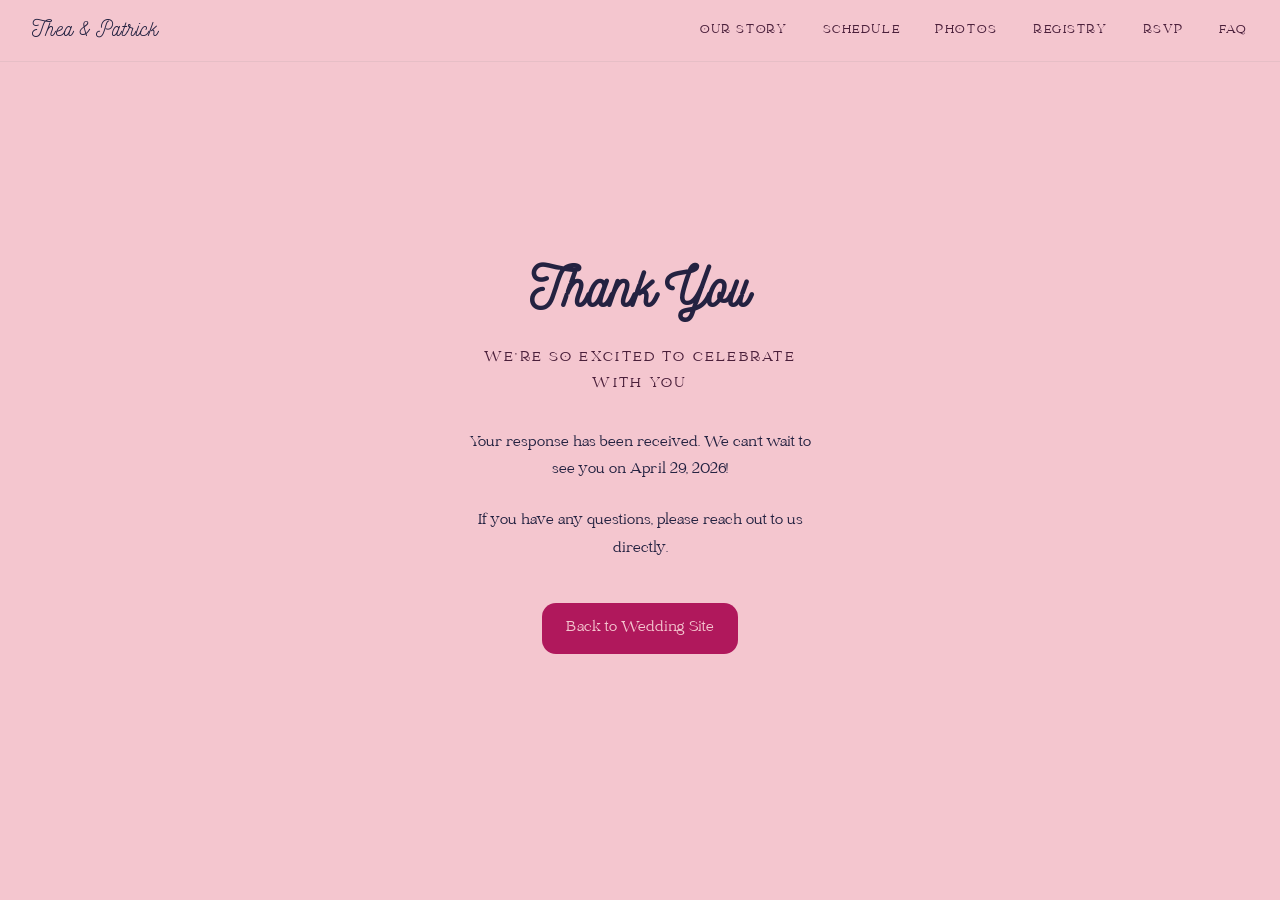
<file: thank-you.html>
<!DOCTYPE html>
<html lang="en">
<head>
  <meta charset="UTF-8" />
  <meta name="viewport" content="width=device-width, initial-scale=1.0" />
  <meta name="color-scheme" content="light dark" />
  <title>Thank You — Thea & Patrick</title>
  <meta name="description" content="Thank you for your RSVP — Thea Spigarelli & Patrick Beal, April 29, 2026." />
  <link rel="icon" href="favicon.svg" type="image/svg+xml" />
  <link rel="stylesheet" href="styles.css" />
  <style>
    .thank-you-section {
      min-height: 100vh;
      display: flex;
      flex-direction: column;
      align-items: center;
      justify-content: center;
      text-align: center;
      padding: 3rem 1.5rem;
    }
    .thank-you-section .section-title {
      margin-bottom: 0.5rem;
    }
    .thank-you-section .section-subtitle {
      margin-bottom: 2rem;
      color: var(--color-text-secondary);
    }
    .thank-you-section p {
      max-width: 36ch;
      margin-bottom: 1.5rem;
    }
    .thank-you-section a {
      display: inline-block;
      margin-top: 1rem;
      padding: 0.75rem 1.5rem;
      background: var(--color-accent);
      color: var(--color-bg);
      text-decoration: none;
      border-radius: var(--radius);
      font-weight: 500;
      transition: opacity var(--ease);
    }
    .thank-you-section a:hover {
      opacity: 0.9;
    }
  </style>
</head>
<body>

  <nav aria-label="Main navigation">
    <a href="index.html" class="nav-brand">Thea &amp; Patrick</a>
    <ul class="nav-links" id="nav-links" role="list">
      <li><a href="index.html#story">Our Story</a></li>
      <li><a href="index.html#schedule">Schedule</a></li>
      <li><a href="index.html#photos">Photos</a></li>
      <li><a href="index.html#registry">Registry</a></li>
      <li><a href="index.html#rsvp">RSVP</a></li>
      <li><a href="index.html#faq">FAQ</a></li>
    </ul>
    <button class="nav-hamburger" id="hamburger" aria-expanded="false" aria-controls="nav-links" aria-label="Toggle navigation">
      <span></span>
      <span></span>
      <span></span>
    </button>
  </nav>

  <section class="thank-you-section" aria-labelledby="thank-you-title">
    <h2 id="thank-you-title" class="section-title">Thank You</h2>
    <p class="section-subtitle">We're so excited to celebrate with you</p>
    <p>
      Your response has been received. We can't wait to see you on April 29, 2026!
    </p>
    <p>
      If you have any questions, please reach out to us directly.
    </p>
    <a href="index.html">Back to Wedding Site</a>
  </section>

  <script src="script.js"></script>
</body>
</html>
</file>
<file: styles.css>
/* ============================================================
   WEDDING WEBSITE — Thea Spigarelli & Patrick Beal
   April 29, 2026 · The Orion, Lindon, Utah
   ============================================================ */

/* === Fonts ===
   To switch font sets, comment out one block and uncomment the other.
   ------------------------------------------------------------------ */

/* -- Option A: Custom local fonts (active) -- */
@font-face {
  font-family: 'Nickainley';
  src: url('assets/fonts/nickainley.regular.ttf') format('truetype');
  font-weight: normal;
  font-style: normal;
  font-display: swap;
}
@font-face {
  font-family: 'Catchy Mager';
  src: url('assets/fonts/catchy-mager.regular.ttf') format('truetype');
  font-weight: normal;
  font-style: normal;
  font-display: swap;
}

/* -- Option B: Google Fonts fallback (swap in by uncommenting) --
@import url('https://fonts.googleapis.com/css2?family=Dancing+Script:wght@400;600;700&family=Cormorant+Garamond:ital,wght@0,300;0,400;0,500;0,600;1,300;1,400&display=swap');
-- */

/* === Design Tokens === */
:root {
  --color-bg: #F4C6CF;
  --color-text: #242241;
  --color-text-secondary: #4A1F3A;
  --color-accent: #B0185C;
  --color-constellation-line: #4A1F3A;
  --color-constellation-dot: #E63A6E;
  --color-star: #FFFFFF;
  --color-card-bg: rgba(255, 255, 255, 0.35);
  --color-nav-bg: rgba(244, 198, 207, 0.85);
  --color-rsvp-bg: rgba(74, 31, 58, 0.07);
  /* Font set A — custom local (matches invitation) */
  --font-script: 'Nickainley', cursive;
  --font-serif: 'Catchy Mager', Georgia, serif;
  /* Font set B — Google Fonts fallback (swap by replacing lines above)
  --font-script: 'Dancing Script', cursive;
  --font-serif: 'Cormorant Garamond', Georgia, serif; */
  --ease: 0.3s ease;
  --radius: 14px;
  --max-width: 1100px;
}

@media (prefers-color-scheme: dark) {
  :root {
    --color-bg: #242241;
    --color-text: #F4C6CF;
    --color-text-secondary: #C16FA7;
    --color-accent: #E63A6E;
    --color-constellation-line: #C16FA7;
    --color-constellation-dot: #E63A6E;
    --color-star: #E6B65C;
    --color-card-bg: rgba(255, 255, 255, 0.06);
    --color-nav-bg: rgba(36, 34, 65, 0.88);
    --color-rsvp-bg: rgba(193, 111, 167, 0.07);
  }
}

/* === Reset === */
*, *::before, *::after {
  box-sizing: border-box;
  margin: 0;
  padding: 0;
}

html {
  scroll-behavior: smooth;
}

body {
  font-family: var(--font-serif);
  background-color: var(--color-bg);
  color: var(--color-text);
  line-height: 1.7;
  overflow-x: hidden;
  transition: background-color var(--ease), color var(--ease);
}

/* === Constellation SVG Base Styles === */
.constellation-svg line {
  stroke: var(--color-constellation-line);
  stroke-linecap: round;
  fill: none;
  transition: stroke var(--ease);
}

.constellation-svg circle {
  fill: var(--color-constellation-dot);
  stroke: none;
  transition: fill var(--ease);
}

.constellation-svg .star-point {
  fill: var(--color-star);
  stroke: none;
  transition: fill var(--ease);
}

/* === Draw-in Animation === */
.constellation-draw line {
  stroke-dasharray: 600;
  stroke-dashoffset: 600;
  transition: stroke-dashoffset 2s ease;
}

.constellation-draw.drawn line {
  stroke-dashoffset: 0;
}

.constellation-draw circle {
  opacity: 0;
  transform: scale(0.3);
  transition: opacity 0.6s ease, transform 0.6s ease;
}

.constellation-draw.drawn circle {
  opacity: 1;
  transform: scale(1);
}

/* Staggered delay for circles in drawn constellations */
.constellation-draw.drawn circle:nth-child(2)  { transition-delay: 0.2s; }
.constellation-draw.drawn circle:nth-child(3)  { transition-delay: 0.4s; }
.constellation-draw.drawn circle:nth-child(4)  { transition-delay: 0.5s; }
.constellation-draw.drawn circle:nth-child(5)  { transition-delay: 0.6s; }
.constellation-draw.drawn circle:nth-child(6)  { transition-delay: 0.8s; }
.constellation-draw.drawn circle:nth-child(7)  { transition-delay: 0.9s; }
.constellation-draw.drawn circle:nth-child(8)  { transition-delay: 1.0s; }
.constellation-draw.drawn circle:nth-child(9)  { transition-delay: 1.1s; }
.constellation-draw.drawn circle:nth-child(10) { transition-delay: 1.2s; }

/* Shimmer after draw */
.constellation-shimmer line {
  animation: constellationShimmer 6s ease-in-out infinite;
}

@keyframes constellationShimmer {
  0%, 100% { opacity: 0.55; }
  50% { opacity: 0.9; }
}

/* === Navigation === */
nav {
  position: fixed;
  top: 0;
  left: 0;
  right: 0;
  z-index: 1000;
  height: 62px;
  background: var(--color-nav-bg);
  backdrop-filter: blur(14px);
  -webkit-backdrop-filter: blur(14px);
  border-bottom: 1px solid rgba(128, 128, 128, 0.12);
  padding: 0 2rem;
  display: flex;
  align-items: center;
  justify-content: space-between;
  transition: background var(--ease);
}

.nav-brand {
  font-family: var(--font-script);
  font-size: 1.35rem;
  color: var(--color-text);
  text-decoration: none;
  letter-spacing: 0.02em;
  white-space: nowrap;
}

.nav-links {
  display: flex;
  gap: 2.2rem;
  list-style: none;
}

.nav-links a {
  font-family: var(--font-serif);
  font-size: 0.82rem;
  font-weight: 500;
  letter-spacing: 0.12em;
  text-transform: uppercase;
  color: var(--color-text-secondary);
  text-decoration: none;
  transition: color var(--ease);
}

.nav-links a:hover {
  color: var(--color-accent);
}

.nav-hamburger {
  display: none;
  flex-direction: column;
  gap: 5px;
  cursor: pointer;
  padding: 4px;
  background: none;
  border: none;
}

.nav-hamburger span {
  display: block;
  width: 24px;
  height: 2px;
  background: var(--color-text);
  border-radius: 2px;
  transition: var(--ease);
}

/* Mobile nav open state */
.nav-hamburger.open span:nth-child(1) {
  transform: translateY(7px) rotate(45deg);
}
.nav-hamburger.open span:nth-child(2) {
  opacity: 0;
  transform: scaleX(0);
}
.nav-hamburger.open span:nth-child(3) {
  transform: translateY(-7px) rotate(-45deg);
}

@media (max-width: 768px) {
  .nav-hamburger {
    display: flex;
  }

  .nav-links {
    display: none;
    position: absolute;
    top: 62px;
    left: 0;
    right: 0;
    flex-direction: column;
    gap: 0;
    background: var(--color-nav-bg);
    backdrop-filter: blur(14px);
    -webkit-backdrop-filter: blur(14px);
    padding: 0.5rem 0 1rem;
    border-bottom: 1px solid rgba(128, 128, 128, 0.12);
  }

  .nav-links.open {
    display: flex;
  }

  .nav-links li {
    text-align: center;
    padding: 0.7rem 0;
  }
}

/* === Hero === */
#hero {
  position: relative;
  min-height: 100vh;
  display: flex;
  align-items: center;
  justify-content: center;
  text-align: center;
  overflow: hidden;
  padding: 80px 2rem 5rem;
}

/* Radial glow in hero center */
#hero::before {
  content: '';
  position: absolute;
  inset: 0;
  background: radial-gradient(ellipse 65% 55% at 50% 50%, rgba(255,255,255,0.12) 0%, transparent 70%);
  pointer-events: none;
  z-index: 0;
}

.hero-corner {
  position: absolute;
  opacity: 0.82;
  z-index: 1;
  pointer-events: none;
  overflow: visible;
}

/* Each constellation is unique — inset so nothing clips at the viewport edge */
.hero-corner.top-left    { top: 5rem;  left: 2rem;  }
.hero-corner.top-right   { top: 5rem;  right: 2rem; }
.hero-corner.bottom-left { bottom: 5rem; left: 2rem;  }
.hero-corner.bottom-right{ bottom: 5rem; right: 2rem; }

.hero-content {
  position: relative;
  z-index: 2;
  max-width: 680px;
}

.hero-eyebrow {
  font-family: var(--font-serif);
  font-size: clamp(0.85rem, 1.8vw, 1rem);
  font-style: italic;
  font-weight: 300;
  color: var(--color-text-secondary);
  letter-spacing: 0.04em;
  line-height: 1.7;
  margin-bottom: 2rem;
}

.hero-names {
  font-family: var(--font-script);
  font-size: clamp(2.8rem, 7.5vw, 5.2rem);
  font-weight: 700;
  color: var(--color-text);
  line-height: 1.1;
  margin-bottom: 2rem;
  letter-spacing: 0.02em;
}

.hero-names .hero-ampersand {
  display: block;
  font-size: 0.65em;
  color: var(--color-accent);
  line-height: 1.3;
}

.hero-details {
  font-family: var(--font-serif);
  font-size: clamp(0.9rem, 2vw, 1.1rem);
  font-weight: 300;
  letter-spacing: 0.18em;
  text-transform: uppercase;
  color: var(--color-text-secondary);
  line-height: 2.2;
}

.hero-date {
  display: block;
  color: var(--color-accent);
  font-weight: 500;
}

.hero-venue {
  display: block;
}

.scroll-caret {
  position: absolute;
  bottom: 2.5rem;
  left: 50%;
  transform: translateX(-50%);
  z-index: 2;
  color: var(--color-text-secondary);
  text-decoration: none;
  animation: bounce 2.2s ease-in-out infinite;
  display: flex;
  align-items: center;
  justify-content: center;
}

@keyframes bounce {
  0%, 100% { transform: translateX(-50%) translateY(0); }
  50% { transform: translateX(-50%) translateY(9px); }
}

/* === Sparkle Stars === */
.star {
  position: absolute;
  pointer-events: none;
  z-index: 1;
  animation: twinkle var(--twinkle-dur, 3s) var(--twinkle-delay, 0s) ease-in-out infinite;
}

@keyframes twinkle {
  0%, 100% { opacity: 0.25; transform: scale(0.75); }
  50% { opacity: 1; transform: scale(1.25); }
}

/* === Section Base === */
section {
  padding: 6rem 2rem;
  position: relative;
  overflow: hidden;
}

.section-inner {
  max-width: var(--max-width);
  margin: 0 auto;
}

.section-title {
  font-family: var(--font-script);
  font-size: clamp(2.4rem, 5vw, 3.4rem);
  color: var(--color-text);
  text-align: center;
  margin-bottom: 1rem;
  letter-spacing: 0.02em;
}

.section-subtitle {
  font-family: var(--font-serif);
  font-size: clamp(0.85rem, 1.8vw, 0.95rem);
  font-weight: 400;
  letter-spacing: 0.15em;
  text-transform: uppercase;
  color: var(--color-text-secondary);
  text-align: center;
  margin-bottom: 3.5rem;
}

/* === Section background constellations === */
.section-deco {
  position: absolute;
  opacity: 0.28;
  pointer-events: none;
  overflow: visible;
  z-index: 0;
}

/* === Constellation Divider === */
.constellation-divider {
  display: flex;
  align-items: center;
  justify-content: center;
  margin: 3rem auto;
  max-width: 520px;
  opacity: 0.65;
  overflow: visible;
}

.constellation-divider svg {
  max-width: 100%;
  height: auto;
}

/* === Our Story === */
#story .story-grid {
  display: grid;
  grid-template-columns: 1fr 1fr;
  gap: 4.5rem;
  align-items: center;
  margin-top: 1rem;
}

#story .story-text p {
  font-size: 1.1rem;
  font-weight: 300;
  color: var(--color-text);
  margin-bottom: 1.3rem;
  line-height: 1.95;
}

#story .story-text p:last-child {
  margin-bottom: 0;
}

#story .story-image {
  display: flex;
  align-items: center;
  justify-content: center;
}

/* === Photo Duo === */
.photo-duo {
  position: relative;
  width: 100%;
  max-width: 550px;
  /* height = one photo (55%) + vertical offset (15%) */
  padding-bottom: 70%;
}

.photo-duo__img {
  position: absolute;
  width: 55%;
  aspect-ratio: 1 / 1;
  object-fit: cover;
  box-shadow: 0 8px 32px rgba(0, 0, 0, 0.28), 0 2px 8px rgba(0, 0, 0, 0.16);
}

.photo-duo__img--back {
  top: 0;
  left: 0;
  /* show the bottom of the photo (people's faces/bodies) */
  object-position: center bottom;
  z-index: 1;
}

.photo-duo__img--front {
  /* 48% left → ~12% overlap with back photo's 55% right edge */
  top: 15%;
  left: 48%;
  /* crop to the middle vertically */
  object-position: center center;
  z-index: 2;
}

.story-image-frame {
  width: 100%;
  max-width: 300px;
  aspect-ratio: 3 / 4;
  border: 1px solid var(--color-constellation-line);
  border-radius: var(--radius);
  display: flex;
  flex-direction: column;
  align-items: center;
  justify-content: center;
  gap: 1rem;
  background: var(--color-card-bg);
  color: var(--color-text-secondary);
  font-style: italic;
  font-size: 0.85rem;
  text-align: center;
  padding: 2rem;
  opacity: 0.7;
  position: relative;
  overflow: hidden;
}

/* === Schedule === */
#schedule .timeline {
  display: grid;
  grid-template-columns: repeat(3, 1fr);
  gap: 2rem;
  margin-top: 1rem;
}

.event-card {
  background: var(--color-card-bg);
  border: 1px solid var(--color-accent);
  border-radius: var(--radius);
  padding: 2.2rem 1.6rem 2rem;
  text-align: center;
  transition: transform var(--ease), box-shadow var(--ease);
  position: relative;
  overflow: hidden;
}

.event-card::before {
  content: '';
  position: absolute;
  top: 0;
  left: 0;
  right: 0;
  height: 3px;
  background: var(--color-accent);
  border-radius: var(--radius) var(--radius) 0 0;
  opacity: 0.5;
}

.event-card:hover {
  transform: translateY(-7px);
  box-shadow: 0 16px 40px rgba(0, 0, 0, 0.12);
}

.card-icon {
  margin-bottom: 1.2rem;
  opacity: 0.8;
}

.event-time {
  font-family: var(--font-serif);
  font-size: 0.78rem;
  font-weight: 500;
  letter-spacing: 0.18em;
  text-transform: uppercase;
  color: var(--color-accent);
  margin-bottom: 0.6rem;
}

.event-name {
  font-family: var(--font-script);
  font-size: 1.75rem;
  color: var(--color-text);
  line-height: 1.2;
  margin-bottom: 0.6rem;
  letter-spacing: 0.02em;
}

.event-venue {
  font-family: var(--font-serif);
  font-size: 0.9rem;
  font-weight: 300;
  color: var(--color-text-secondary);
  line-height: 1.6;
}

.event-note {
  display: inline-block;
  margin-top: 0.8rem;
  font-size: 0.78rem;
  font-style: italic;
  color: var(--color-accent);
  letter-spacing: 0.04em;
}

/* === Photos / Carousel === */
#photos {
  text-align: center;
}

.carousel {
  position: relative;
  width: 100%;
  max-width: 800px;
  margin: 0 auto;
  aspect-ratio: 4 / 3;
  overflow: hidden;
  cursor: pointer;
  border-radius: 12px;
  box-shadow: 0 12px 48px rgba(0, 0, 0, 0.18), 0 4px 16px rgba(0, 0, 0, 0.12);
}

.carousel__slide {
  position: absolute;
  inset: 0;
  opacity: 0;
  transition: opacity 0.8s ease;
}

.carousel__slide img {
  width: 100%;
  height: 100%;
  object-fit: cover;
  display: block;
}

.carousel__slide.active {
  opacity: 1;
}

.carousel__arrow {
  position: absolute;
  top: 50%;
  transform: translateY(-50%);
  z-index: 10;
  background: rgba(36, 34, 65, 0.45);
  border: none;
  border-radius: 50%;
  width: 2.6rem;
  height: 2.6rem;
  display: flex;
  align-items: center;
  justify-content: center;
  cursor: pointer;
  color: #fff;
  font-size: 1.1rem;
  transition: background var(--ease), transform var(--ease);
  backdrop-filter: blur(4px);
  -webkit-backdrop-filter: blur(4px);
}

.carousel__arrow:hover {
  background: rgba(36, 34, 65, 0.72);
  transform: translateY(-50%) scale(1.08);
}

.carousel__arrow--prev {
  left: 1rem;
}

.carousel__arrow--next {
  right: 1rem;
}

.carousel__dots {
  display: flex;
  flex-direction: row;
  align-items: center;
  justify-content: center;
  gap: 0.5rem;
  margin-top: 1rem;
}

.carousel__dot {
  width: 8px;
  height: 8px;
  border-radius: 50%;
  background: var(--color-text-secondary);
  opacity: 0.35;
  border: none;
  cursor: pointer;
  padding: 0;
  transition: opacity var(--ease), background var(--ease), transform var(--ease);
}

.carousel__dot.active {
  background: var(--color-accent);
  opacity: 1;
  transform: scale(1.3);
}

.carousel-hint {
  font-family: var(--font-serif);
  font-size: 0.85rem;
  font-style: italic;
  color: var(--color-text-secondary);
  text-align: center;
  margin-top: 0.75rem;
  opacity: 0.75;
}

/* === Registry === */
#registry {
  text-align: center;
}

.registry-intro {
  font-family: var(--font-serif);
  font-size: 1.1rem;
  font-weight: 300;
  color: var(--color-text-secondary);
  max-width: 520px;
  margin: 0 auto 2.5rem;
  line-height: 1.85;
}

.registry-btn {
  display: inline-block;
  padding: 0.9rem 2.8rem;
  background: transparent;
  border: 2px solid var(--color-accent);
  border-radius: 50px;
  color: var(--color-accent);
  font-family: var(--font-serif);
  font-size: 0.9rem;
  font-weight: 500;
  letter-spacing: 0.14em;
  text-transform: uppercase;
  text-decoration: none;
  cursor: pointer;
  transition: background var(--ease), color var(--ease);
}

.registry-btn:hover {
  background: var(--color-accent);
  color: var(--color-bg);
}

.registry-embed-wrapper {
  margin: 2rem auto;
  max-width: 900px;
  min-height: 500px;
}

/* Zola widget replaces the anchor with an iframe; widget auto-resizes to content */
.registry-embed-wrapper .zola-registry-iframe,
.registry-embed-wrapper iframe {
  width: 100% !important;
  min-height: 500px;
  border: none;
  border-radius: var(--radius);
  display: block;
}

.venmo-section {
  margin: 2.5rem auto 0;
  display: flex;
  flex-direction: column;
  align-items: center;
  gap: 1rem;
}

.venmo-label {
  font-family: var(--font-serif);
  font-size: 1rem;
  font-weight: 300;
  color: var(--color-text-secondary);
  letter-spacing: 0.05em;
}

.venmo-link {
  display: flex;
  flex-direction: column;
  align-items: center;
  gap: 0.75rem;
  text-decoration: none;
}

.venmo-qr {
  width: 180px;
  height: 180px;
  border-radius: 12px;
  transition: opacity var(--ease), transform var(--ease);
}

.venmo-link:hover .venmo-qr {
  opacity: 0.85;
  transform: scale(1.02);
}

.venmo-handle {
  font-family: var(--font-serif);
  font-size: 1rem;
  color: var(--color-accent);
  letter-spacing: 0.05em;
  border-bottom: 1px solid transparent;
  transition: border-color var(--ease);
}

.venmo-link:hover .venmo-handle {
  border-bottom-color: var(--color-accent);
}

.tally-embed-wrapper {
  margin: 2.5rem auto 0;
  max-width: var(--max-width);
}

.tally-embed-wrapper iframe {
  width: 100%;
  min-height: 177px;
  border: none;
  border-radius: var(--radius);
  display: block;
}

/* === RSVP === */
#rsvp {
  background: var(--color-rsvp-bg);
  text-align: center;
  transition: background var(--ease);
}

.rsvp-intro {
  font-family: var(--font-serif);
  font-size: 1.1rem;
  font-weight: 300;
  color: var(--color-text-secondary);
  max-width: 520px;
  margin: 0 auto 2.5rem;
  line-height: 1.85;
}

/* === FAQ === */
#faq .faq-list {
  max-width: 700px;
  margin: 0 auto;
  list-style: none;
}

.faq-item {
  border-bottom: 1px solid rgba(74, 31, 58, 0.2);
}

@media (prefers-color-scheme: dark) {
  .faq-item {
    border-bottom-color: rgba(193, 111, 167, 0.2);
  }
}

.faq-question {
  width: 100%;
  display: flex;
  justify-content: space-between;
  align-items: center;
  padding: 1.6rem 0;
  background: none;
  border: none;
  cursor: pointer;
  color: var(--color-text);
  font-family: var(--font-serif);
  font-size: 1.05rem;
  font-weight: 500;
  text-align: left;
  gap: 1rem;
  transition: color var(--ease);
}

.faq-question:hover {
  color: var(--color-accent);
}

.faq-chevron {
  flex-shrink: 0;
  width: 20px;
  height: 20px;
  color: var(--color-accent);
  transition: transform 0.35s ease;
}

.faq-item.open .faq-chevron {
  transform: rotate(180deg);
}

.faq-answer {
  max-height: 0;
  overflow: hidden;
  transition: max-height 0.4s ease;
}

.faq-item.open .faq-answer {
  max-height: 300px;
}

.faq-answer p {
  padding-bottom: 1.6rem;
  font-size: 1rem;
  font-weight: 300;
  color: var(--color-text-secondary);
  line-height: 1.85;
}

.faq-answer a {
  color: var(--color-accent);
  text-decoration: none;
}

.faq-answer a:hover {
  text-decoration: underline;
}

/* === Footer === */
footer {
  text-align: center;
  padding: 4.5rem 2rem 3.5rem;
  border-top: 1px solid rgba(74, 31, 58, 0.2);
  position: relative;
  overflow: hidden;
}

@media (prefers-color-scheme: dark) {
  footer {
    border-top-color: rgba(193, 111, 167, 0.2);
  }
}

.footer-names {
  font-family: var(--font-script);
  font-size: clamp(2rem, 4.5vw, 2.8rem);
  color: var(--color-text);
  margin-bottom: 0.6rem;
  letter-spacing: 0.02em;
}

.footer-date {
  font-family: var(--font-serif);
  font-size: 0.82rem;
  letter-spacing: 0.22em;
  text-transform: uppercase;
  color: var(--color-text-secondary);
  margin-bottom: 2rem;
}

.footer-closing {
  font-family: var(--font-serif);
  font-size: 0.88rem;
  font-style: italic;
  color: var(--color-text-secondary);
  opacity: 0.65;
}

.footer-stars {
  display: flex;
  align-items: center;
  justify-content: center;
  gap: 0.75rem;
  margin: 1.5rem 0;
}

.footer-star {
  display: inline-block;
  animation: twinkle 3.5s ease-in-out infinite;
}

.footer-star:nth-child(2) { animation-delay: 0.7s; animation-duration: 4s; }
.footer-star:nth-child(3) { animation-delay: 1.4s; animation-duration: 3s; }

/* === Responsive === */
@media (max-width: 900px) {
  #schedule .timeline {
    grid-template-columns: 1fr;
    max-width: 420px;
    margin-left: auto;
    margin-right: auto;
  }
}

@media (max-width: 768px) {
  section {
    padding: 4.5rem 1.5rem;
  }

  #story .story-grid {
    grid-template-columns: 1fr;
    gap: 2.5rem;
  }

  #story .story-image {
    order: -1;
  }

  /* Scale constellations down by width only — height follows viewBox aspect ratio */
  .hero-corner { max-width: 150px; }

  .hero-eyebrow {
    font-size: 0.82rem;
  }
}

@media (max-width: 480px) {
  .hero-corner { max-width: 100px; }

  nav {
    padding: 0 1.2rem;
  }
}
</file>
